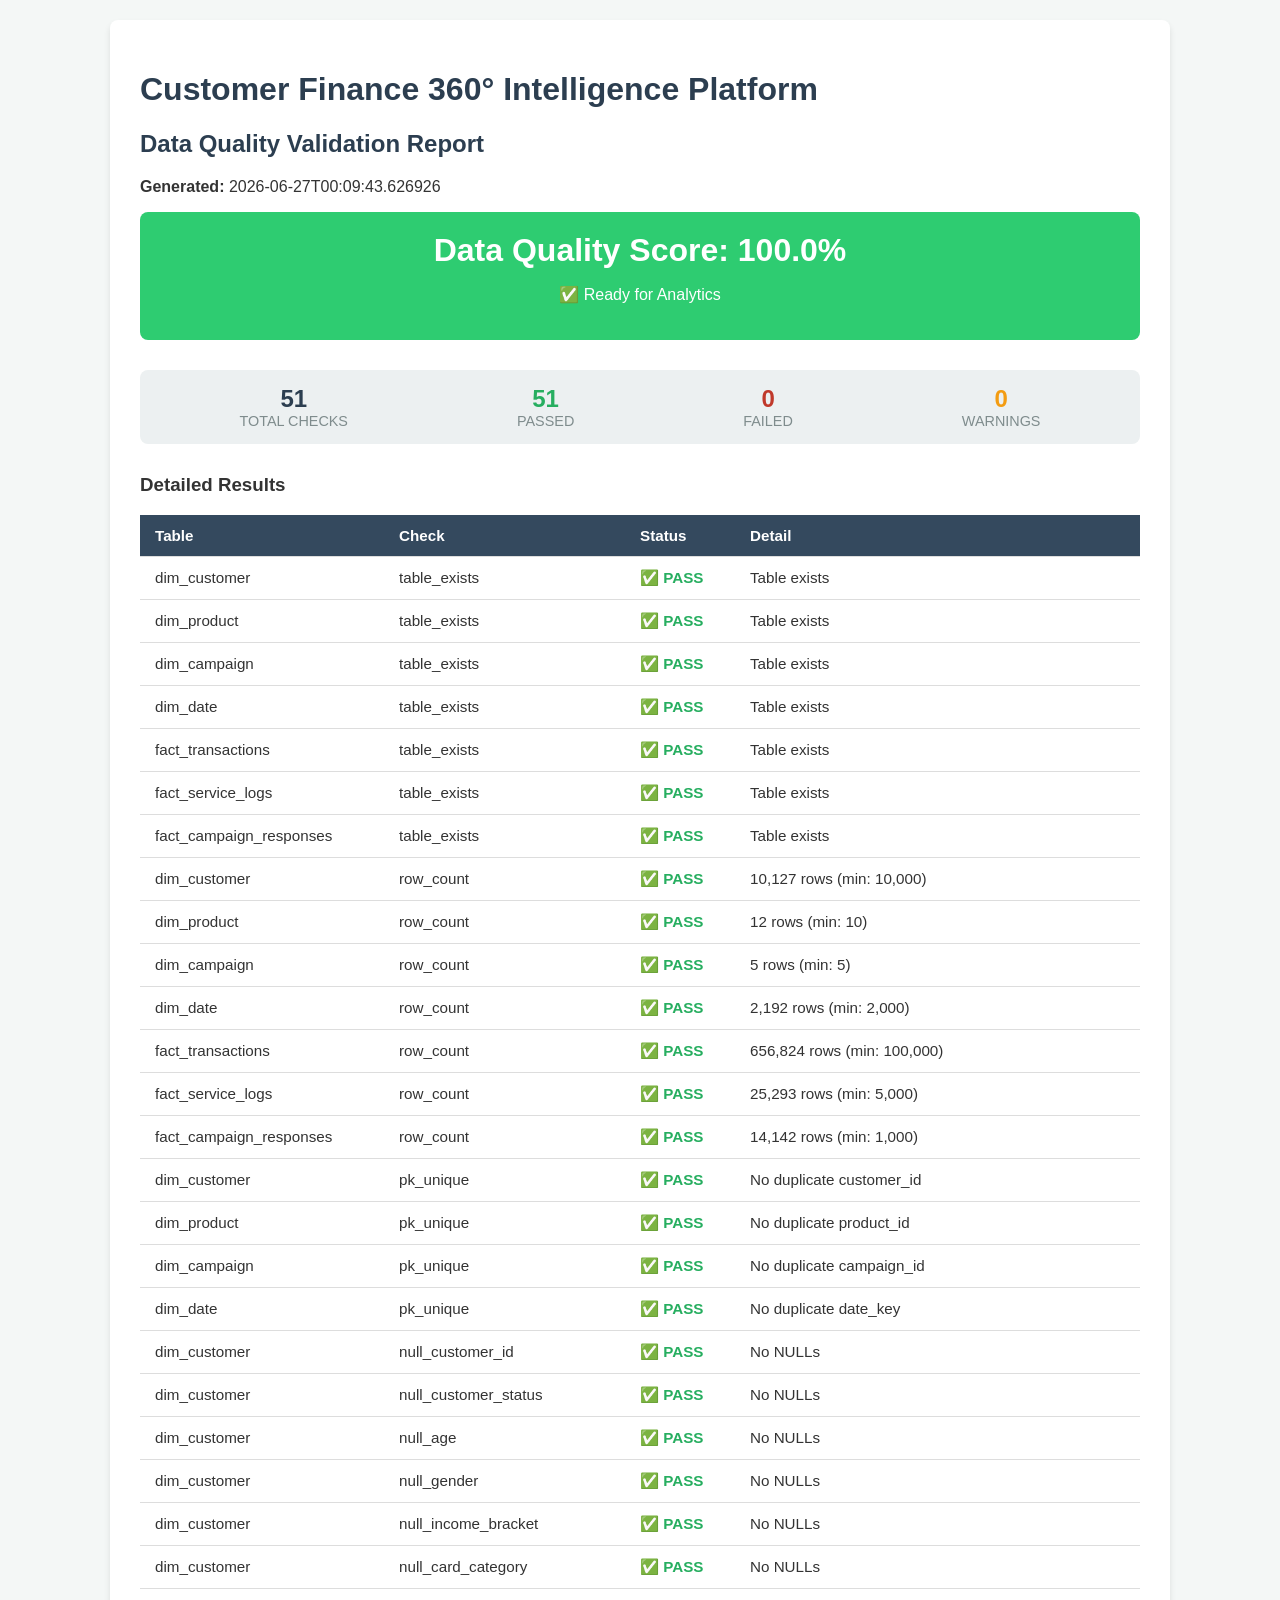
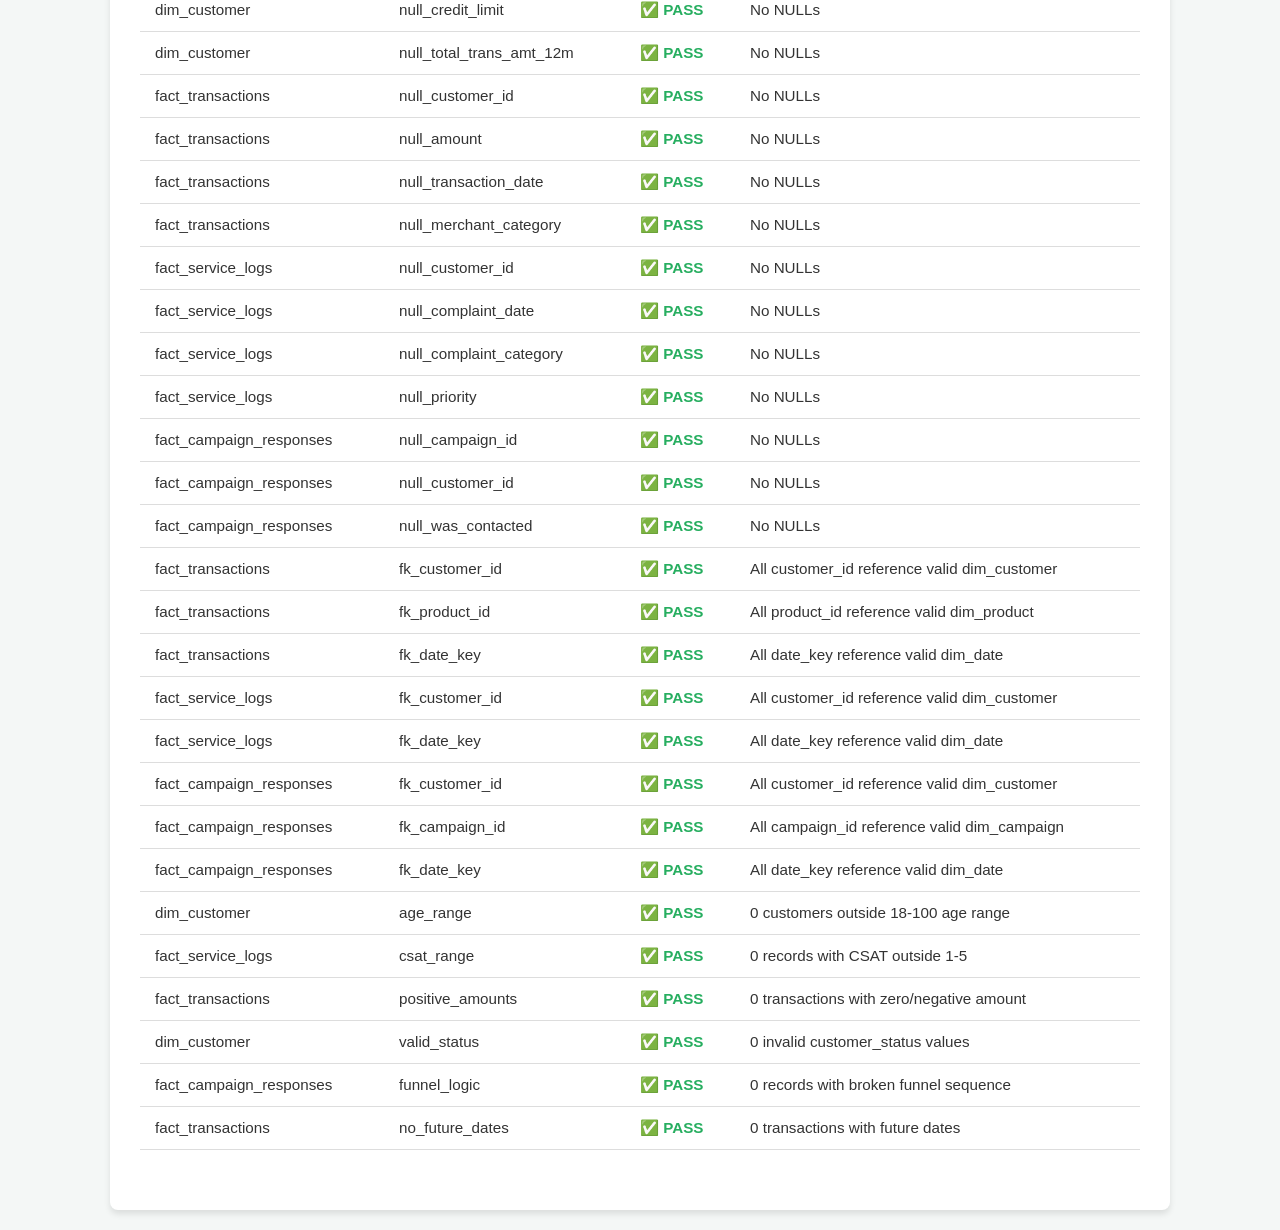
<file: docs/reports/data_quality_report.html>
<!DOCTYPE html>
<html>
<head>
    <title>Data Quality Report - Customer Finance 360</title>
    <style>
        body { font-family: 'Segoe UI', Tahoma, Geneva, Verdana, sans-serif; background-color: #f4f7f6; color: #333; margin: 0; padding: 20px; }
        .container { max-width: 1000px; margin: 0 auto; background: white; padding: 30px; border-radius: 8px; box-shadow: 0 4px 6px rgba(0,0,0,0.1); }
        h1, h2 { color: #2c3e50; }
        .summary-card { background: #2ecc71; color: white; padding: 20px; border-radius: 8px; text-align: center; margin-bottom: 30px; }
        .summary-card h2 { color: white; margin: 0 0 10px 0; font-size: 2em; }
        .stats { display: flex; justify-content: space-around; margin-bottom: 30px; background: #ecf0f1; padding: 15px; border-radius: 8px; }
        .stat-box { text-align: center; }
        .stat-box .value { font-size: 1.5em; font-weight: bold; color: #2c3e50; }
        .stat-box .label { font-size: 0.9em; color: #7f8c8d; text-transform: uppercase; }
        table { width: 100%; border-collapse: collapse; margin-bottom: 30px; font-size: 0.95em; }
        th, td { padding: 12px 15px; text-align: left; border-bottom: 1px solid #ddd; }
        th { background-color: #34495e; color: white; }
        tr:hover { background-color: #f5f5f5; }
        .status-PASS { color: #27ae60; font-weight: bold; }
        .status-FAIL { color: #c0392b; font-weight: bold; }
        .status-WARN { color: #f39c12; font-weight: bold; }
        .actions { background: #fff3cd; border-left: 4px solid #ffc107; padding: 15px; border-radius: 4px; }
        .actions h3 { margin-top: 0; color: #856404; }
    </style>
</head>
<body>
    <div class="container">
        <h1>Customer Finance 360&deg; Intelligence Platform</h1>
        <h2>Data Quality Validation Report</h2>
        <p><strong>Generated:</strong> 2026-06-27T00:09:43.626926</p>
        
        <div class="summary-card">
            <h2>Data Quality Score: 100.0%</h2>
            <p>&#9989; Ready for Analytics</p>
        </div>
        
        <div class="stats">
            <div class="stat-box"><div class="value">51</div><div class="label">Total Checks</div></div>
            <div class="stat-box"><div class="value" style="color: #27ae60;">51</div><div class="label">Passed</div></div>
            <div class="stat-box"><div class="value" style="color: #c0392b;">0</div><div class="label">Failed</div></div>
            <div class="stat-box"><div class="value" style="color: #f39c12;">0</div><div class="label">Warnings</div></div>
        </div>
        
        <h3>Detailed Results</h3>
        <table>
            <thead>
                <tr>
                    <th>Table</th>
                    <th>Check</th>
                    <th>Status</th>
                    <th>Detail</th>
                </tr>
            </thead>
            <tbody>

                <tr>
                    <td>dim_customer</td>
                    <td>table_exists</td>
                    <td class="status-PASS">&#9989; PASS</td>
                    <td>Table exists</td>
                </tr>

                <tr>
                    <td>dim_product</td>
                    <td>table_exists</td>
                    <td class="status-PASS">&#9989; PASS</td>
                    <td>Table exists</td>
                </tr>

                <tr>
                    <td>dim_campaign</td>
                    <td>table_exists</td>
                    <td class="status-PASS">&#9989; PASS</td>
                    <td>Table exists</td>
                </tr>

                <tr>
                    <td>dim_date</td>
                    <td>table_exists</td>
                    <td class="status-PASS">&#9989; PASS</td>
                    <td>Table exists</td>
                </tr>

                <tr>
                    <td>fact_transactions</td>
                    <td>table_exists</td>
                    <td class="status-PASS">&#9989; PASS</td>
                    <td>Table exists</td>
                </tr>

                <tr>
                    <td>fact_service_logs</td>
                    <td>table_exists</td>
                    <td class="status-PASS">&#9989; PASS</td>
                    <td>Table exists</td>
                </tr>

                <tr>
                    <td>fact_campaign_responses</td>
                    <td>table_exists</td>
                    <td class="status-PASS">&#9989; PASS</td>
                    <td>Table exists</td>
                </tr>

                <tr>
                    <td>dim_customer</td>
                    <td>row_count</td>
                    <td class="status-PASS">&#9989; PASS</td>
                    <td>10,127 rows (min: 10,000)</td>
                </tr>

                <tr>
                    <td>dim_product</td>
                    <td>row_count</td>
                    <td class="status-PASS">&#9989; PASS</td>
                    <td>12 rows (min: 10)</td>
                </tr>

                <tr>
                    <td>dim_campaign</td>
                    <td>row_count</td>
                    <td class="status-PASS">&#9989; PASS</td>
                    <td>5 rows (min: 5)</td>
                </tr>

                <tr>
                    <td>dim_date</td>
                    <td>row_count</td>
                    <td class="status-PASS">&#9989; PASS</td>
                    <td>2,192 rows (min: 2,000)</td>
                </tr>

                <tr>
                    <td>fact_transactions</td>
                    <td>row_count</td>
                    <td class="status-PASS">&#9989; PASS</td>
                    <td>656,824 rows (min: 100,000)</td>
                </tr>

                <tr>
                    <td>fact_service_logs</td>
                    <td>row_count</td>
                    <td class="status-PASS">&#9989; PASS</td>
                    <td>25,293 rows (min: 5,000)</td>
                </tr>

                <tr>
                    <td>fact_campaign_responses</td>
                    <td>row_count</td>
                    <td class="status-PASS">&#9989; PASS</td>
                    <td>14,142 rows (min: 1,000)</td>
                </tr>

                <tr>
                    <td>dim_customer</td>
                    <td>pk_unique</td>
                    <td class="status-PASS">&#9989; PASS</td>
                    <td>No duplicate customer_id</td>
                </tr>

                <tr>
                    <td>dim_product</td>
                    <td>pk_unique</td>
                    <td class="status-PASS">&#9989; PASS</td>
                    <td>No duplicate product_id</td>
                </tr>

                <tr>
                    <td>dim_campaign</td>
                    <td>pk_unique</td>
                    <td class="status-PASS">&#9989; PASS</td>
                    <td>No duplicate campaign_id</td>
                </tr>

                <tr>
                    <td>dim_date</td>
                    <td>pk_unique</td>
                    <td class="status-PASS">&#9989; PASS</td>
                    <td>No duplicate date_key</td>
                </tr>

                <tr>
                    <td>dim_customer</td>
                    <td>null_customer_id</td>
                    <td class="status-PASS">&#9989; PASS</td>
                    <td>No NULLs</td>
                </tr>

                <tr>
                    <td>dim_customer</td>
                    <td>null_customer_status</td>
                    <td class="status-PASS">&#9989; PASS</td>
                    <td>No NULLs</td>
                </tr>

                <tr>
                    <td>dim_customer</td>
                    <td>null_age</td>
                    <td class="status-PASS">&#9989; PASS</td>
                    <td>No NULLs</td>
                </tr>

                <tr>
                    <td>dim_customer</td>
                    <td>null_gender</td>
                    <td class="status-PASS">&#9989; PASS</td>
                    <td>No NULLs</td>
                </tr>

                <tr>
                    <td>dim_customer</td>
                    <td>null_income_bracket</td>
                    <td class="status-PASS">&#9989; PASS</td>
                    <td>No NULLs</td>
                </tr>

                <tr>
                    <td>dim_customer</td>
                    <td>null_card_category</td>
                    <td class="status-PASS">&#9989; PASS</td>
                    <td>No NULLs</td>
                </tr>

                <tr>
                    <td>dim_customer</td>
                    <td>null_credit_limit</td>
                    <td class="status-PASS">&#9989; PASS</td>
                    <td>No NULLs</td>
                </tr>

                <tr>
                    <td>dim_customer</td>
                    <td>null_total_trans_amt_12m</td>
                    <td class="status-PASS">&#9989; PASS</td>
                    <td>No NULLs</td>
                </tr>

                <tr>
                    <td>fact_transactions</td>
                    <td>null_customer_id</td>
                    <td class="status-PASS">&#9989; PASS</td>
                    <td>No NULLs</td>
                </tr>

                <tr>
                    <td>fact_transactions</td>
                    <td>null_amount</td>
                    <td class="status-PASS">&#9989; PASS</td>
                    <td>No NULLs</td>
                </tr>

                <tr>
                    <td>fact_transactions</td>
                    <td>null_transaction_date</td>
                    <td class="status-PASS">&#9989; PASS</td>
                    <td>No NULLs</td>
                </tr>

                <tr>
                    <td>fact_transactions</td>
                    <td>null_merchant_category</td>
                    <td class="status-PASS">&#9989; PASS</td>
                    <td>No NULLs</td>
                </tr>

                <tr>
                    <td>fact_service_logs</td>
                    <td>null_customer_id</td>
                    <td class="status-PASS">&#9989; PASS</td>
                    <td>No NULLs</td>
                </tr>

                <tr>
                    <td>fact_service_logs</td>
                    <td>null_complaint_date</td>
                    <td class="status-PASS">&#9989; PASS</td>
                    <td>No NULLs</td>
                </tr>

                <tr>
                    <td>fact_service_logs</td>
                    <td>null_complaint_category</td>
                    <td class="status-PASS">&#9989; PASS</td>
                    <td>No NULLs</td>
                </tr>

                <tr>
                    <td>fact_service_logs</td>
                    <td>null_priority</td>
                    <td class="status-PASS">&#9989; PASS</td>
                    <td>No NULLs</td>
                </tr>

                <tr>
                    <td>fact_campaign_responses</td>
                    <td>null_campaign_id</td>
                    <td class="status-PASS">&#9989; PASS</td>
                    <td>No NULLs</td>
                </tr>

                <tr>
                    <td>fact_campaign_responses</td>
                    <td>null_customer_id</td>
                    <td class="status-PASS">&#9989; PASS</td>
                    <td>No NULLs</td>
                </tr>

                <tr>
                    <td>fact_campaign_responses</td>
                    <td>null_was_contacted</td>
                    <td class="status-PASS">&#9989; PASS</td>
                    <td>No NULLs</td>
                </tr>

                <tr>
                    <td>fact_transactions</td>
                    <td>fk_customer_id</td>
                    <td class="status-PASS">&#9989; PASS</td>
                    <td>All customer_id reference valid dim_customer</td>
                </tr>

                <tr>
                    <td>fact_transactions</td>
                    <td>fk_product_id</td>
                    <td class="status-PASS">&#9989; PASS</td>
                    <td>All product_id reference valid dim_product</td>
                </tr>

                <tr>
                    <td>fact_transactions</td>
                    <td>fk_date_key</td>
                    <td class="status-PASS">&#9989; PASS</td>
                    <td>All date_key reference valid dim_date</td>
                </tr>

                <tr>
                    <td>fact_service_logs</td>
                    <td>fk_customer_id</td>
                    <td class="status-PASS">&#9989; PASS</td>
                    <td>All customer_id reference valid dim_customer</td>
                </tr>

                <tr>
                    <td>fact_service_logs</td>
                    <td>fk_date_key</td>
                    <td class="status-PASS">&#9989; PASS</td>
                    <td>All date_key reference valid dim_date</td>
                </tr>

                <tr>
                    <td>fact_campaign_responses</td>
                    <td>fk_customer_id</td>
                    <td class="status-PASS">&#9989; PASS</td>
                    <td>All customer_id reference valid dim_customer</td>
                </tr>

                <tr>
                    <td>fact_campaign_responses</td>
                    <td>fk_campaign_id</td>
                    <td class="status-PASS">&#9989; PASS</td>
                    <td>All campaign_id reference valid dim_campaign</td>
                </tr>

                <tr>
                    <td>fact_campaign_responses</td>
                    <td>fk_date_key</td>
                    <td class="status-PASS">&#9989; PASS</td>
                    <td>All date_key reference valid dim_date</td>
                </tr>

                <tr>
                    <td>dim_customer</td>
                    <td>age_range</td>
                    <td class="status-PASS">&#9989; PASS</td>
                    <td>0 customers outside 18-100 age range</td>
                </tr>

                <tr>
                    <td>fact_service_logs</td>
                    <td>csat_range</td>
                    <td class="status-PASS">&#9989; PASS</td>
                    <td>0 records with CSAT outside 1-5</td>
                </tr>

                <tr>
                    <td>fact_transactions</td>
                    <td>positive_amounts</td>
                    <td class="status-PASS">&#9989; PASS</td>
                    <td>0 transactions with zero/negative amount</td>
                </tr>

                <tr>
                    <td>dim_customer</td>
                    <td>valid_status</td>
                    <td class="status-PASS">&#9989; PASS</td>
                    <td>0 invalid customer_status values</td>
                </tr>

                <tr>
                    <td>fact_campaign_responses</td>
                    <td>funnel_logic</td>
                    <td class="status-PASS">&#9989; PASS</td>
                    <td>0 records with broken funnel sequence</td>
                </tr>

                <tr>
                    <td>fact_transactions</td>
                    <td>no_future_dates</td>
                    <td class="status-PASS">&#9989; PASS</td>
                    <td>0 transactions with future dates</td>
                </tr>

            </tbody>
        </table>

    </div>
</body>
</html>
</file>
